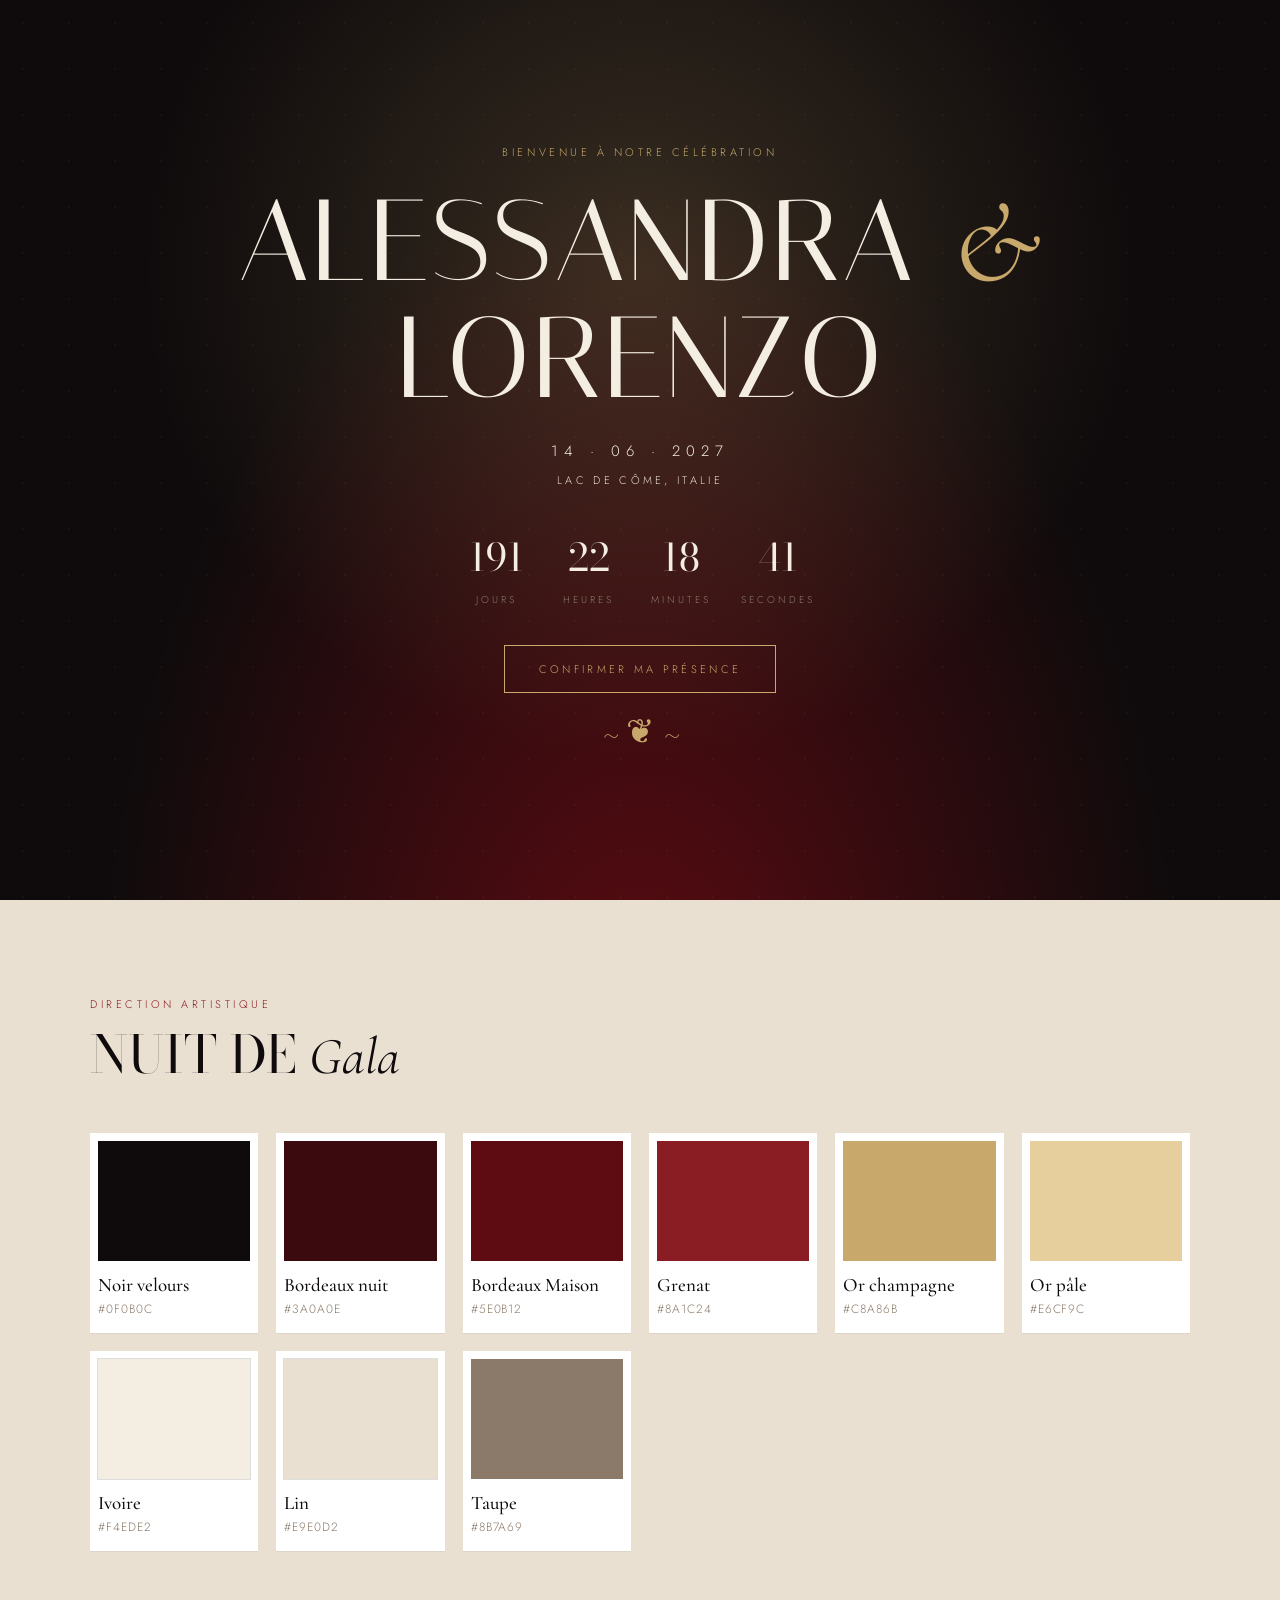
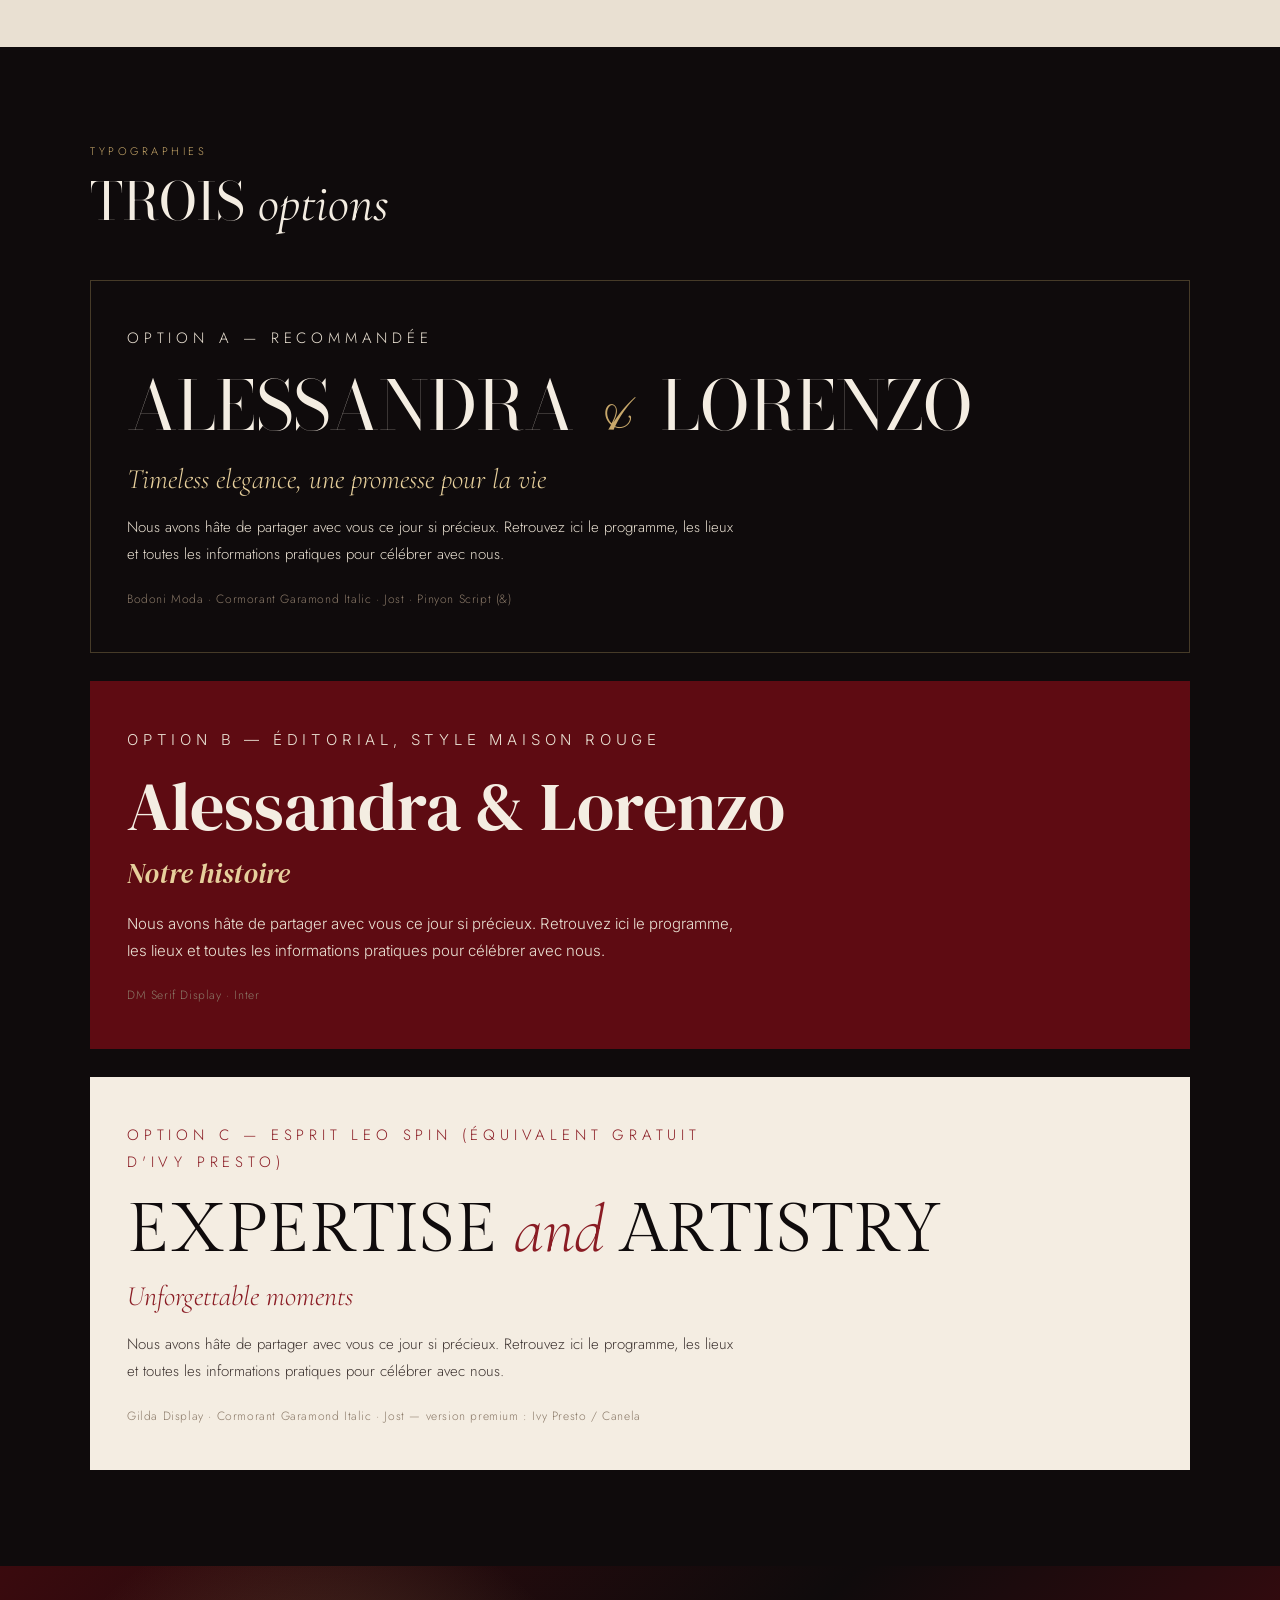
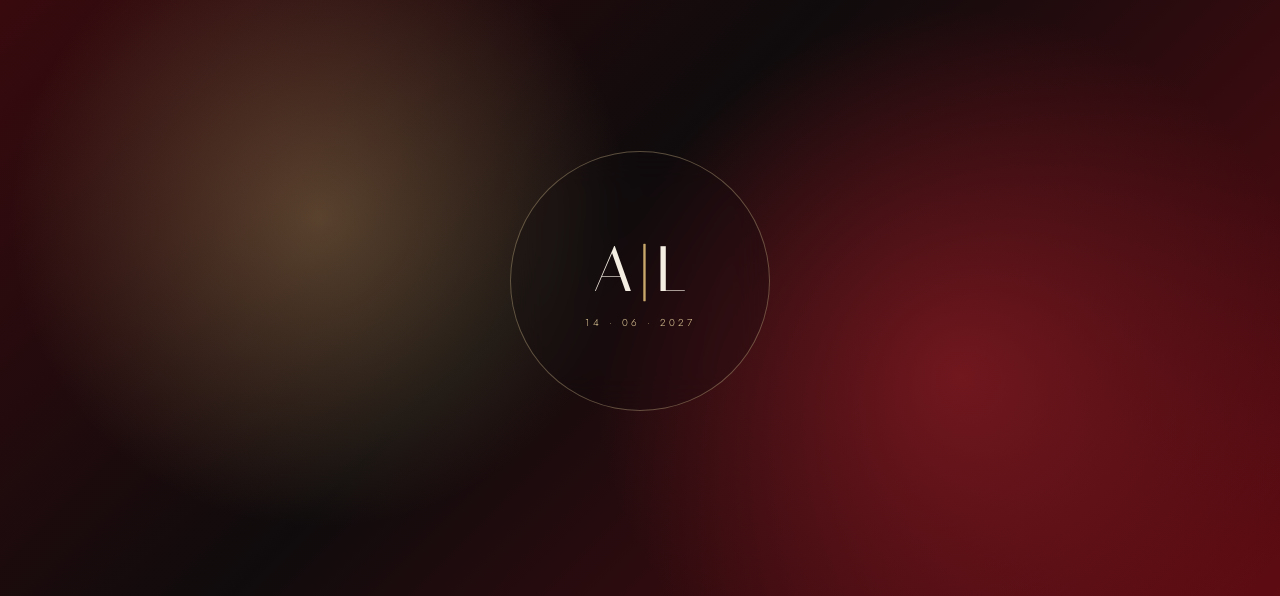
<file: apercu.html>
<!doctype html>
<html lang="fr">
<head>
<meta charset="utf-8">
<meta name="viewport" content="width=device-width, initial-scale=1">
<title>Aperçu — Nuit de Gala</title>
<link rel="preconnect" href="https://fonts.googleapis.com">
<link rel="preconnect" href="https://fonts.gstatic.com" crossorigin>
<link href="https://fonts.googleapis.com/css2?family=Bodoni+Moda:ital,opsz,wght@0,6..96,400;0,6..96,500;1,6..96,400&family=Italiana&family=Cormorant+Garamond:ital,wght@0,400;1,400;1,500&family=Jost:wght@300;400;500&family=Pinyon+Script&family=DM+Serif+Display:ital@0;1&family=Inter:wght@300;400&family=Gilda+Display&display=swap" rel="stylesheet">
<style>
  :root {
    --noir: #0F0B0C;
    --bordeaux-nuit: #3A0A0E;
    --bordeaux: #5E0B12;
    --grenat: #8A1C24;
    --or: #C8A86B;
    --or-pale: #E6CF9C;
    --ivoire: #F4EDE2;
    --lin: #E9E0D2;
    --taupe: #8B7A69;
  }
  * { box-sizing: border-box; margin: 0; }
  body { background: var(--noir); color: var(--ivoire); font-family: 'Jost', sans-serif; font-weight: 300; }
  .label { font-size: 11px; letter-spacing: .32em; text-transform: uppercase; color: var(--or); }
  section { padding: 96px 24px; }
  .wrap { max-width: 1100px; margin: 0 auto; }

  /* Hero */
  .hero {
    min-height: 100vh; display: grid; place-items: center; text-align: center; position: relative; overflow: hidden;
    background:
      radial-gradient(ellipse at 50% 30%, rgba(200,168,107,.22), transparent 55%),
      radial-gradient(ellipse at 50% 120%, var(--bordeaux) 0%, transparent 60%),
      var(--noir);
  }
  .hero::after { content: ''; position: absolute; inset: 0; background-image: radial-gradient(rgba(230,207,156,.5) 1px, transparent 1px); background-size: 46px 46px; opacity: .08; pointer-events: none; }
  .hero h1 { font-family: 'Italiana', serif; font-weight: 400; font-size: clamp(48px, 9vw, 120px); line-height: 1; letter-spacing: .02em; margin: 24px 0; }
  .hero h1 em { font-family: 'Cormorant Garamond', serif; color: var(--or); font-style: italic; }
  .date { font-size: 15px; letter-spacing: .4em; }
  .place { font-size: 11px; letter-spacing: .3em; margin-top: 10px; color: var(--lin); }
  .countdown { display: flex; gap: 28px; justify-content: center; margin: 40px 0 36px; }
  .countdown div { min-width: 64px; }
  .countdown b { display: block; font-family: 'Bodoni Moda', serif; font-weight: 400; font-size: 38px; color: var(--ivoire); }
  .countdown span { font-size: 10px; letter-spacing: .3em; color: var(--taupe); text-transform: uppercase; }
  .btn { display: inline-block; padding: 15px 34px; border: 1px solid var(--or); color: var(--or); text-decoration: none; font-size: 11px; letter-spacing: .3em; text-transform: uppercase; transition: .4s; }
  .btn:hover { background: var(--or); color: var(--noir); }
  .ornament { font-family: 'Pinyon Script', cursive; color: var(--or); font-size: 34px; margin-top: 18px; }

  /* Palette */
  .light { background: var(--lin); color: var(--noir); }
  .light .label { color: var(--grenat); }
  h2 { font-family: 'Bodoni Moda', serif; font-weight: 400; font-size: clamp(30px, 5vw, 52px); text-transform: uppercase; margin: 14px 0 48px; line-height: 1.1; }
  h2 em { font-family: 'Cormorant Garamond', serif; text-transform: none; font-style: italic; }
  .swatches { display: grid; grid-template-columns: repeat(auto-fill, minmax(150px, 1fr)); gap: 18px; }
  .sw { background: #fff; padding: 8px 8px 14px; box-shadow: 0 1px 0 rgba(0,0,0,.05); }
  .sw i { display: block; height: 120px; margin-bottom: 12px; }
  .sw strong { display: block; font-family: 'Cormorant Garamond', serif; font-size: 19px; font-weight: 500; }
  .sw small { font-size: 12px; color: var(--taupe); letter-spacing: .08em; }

  /* Typo */
  .typo { display: grid; gap: 28px; }
  .card { border: 1px solid rgba(200,168,107,.3); padding: 44px 36px; }
  .card .names { font-size: clamp(38px, 6vw, 68px); line-height: 1.05; margin: 18px 0 12px; }
  .card .accent { font-size: 28px; margin-bottom: 18px; }
  .card p { font-size: 15px; line-height: 1.8; max-width: 620px; color: var(--lin); }
  .card .meta { font-size: 12px; color: var(--taupe); margin-top: 22px; letter-spacing: .05em; }
  .a .names { font-family: 'Bodoni Moda', serif; text-transform: uppercase; }
  .a .names span { font-family: 'Pinyon Script', cursive; text-transform: none; color: var(--or); }
  .a .accent { font-family: 'Cormorant Garamond', serif; font-style: italic; color: var(--or-pale); }
  .a p { font-family: 'Jost', sans-serif; }
  .b { background: var(--bordeaux); border-color: transparent; }
  .b .names { font-family: 'DM Serif Display', serif; }
  .b .accent { font-family: 'DM Serif Display', serif; font-style: italic; color: var(--or-pale); }
  .b p { font-family: 'Inter', sans-serif; }
  .c { background: var(--ivoire); color: var(--noir); border-color: transparent; }
  .c .names { font-family: 'Gilda Display', serif; text-transform: uppercase; }
  .c .names em { font-family: 'Cormorant Garamond', serif; text-transform: none; color: var(--grenat); }
  .c .accent { font-family: 'Cormorant Garamond', serif; font-style: italic; color: var(--grenat); }
  .c p { color: #3d3330; font-family: 'Jost', sans-serif; }

  /* Footer */
  footer { position: relative; height: 70vh; min-height: 420px; display: grid; place-items: center; overflow: hidden;
    background: linear-gradient(135deg, var(--bordeaux-nuit), var(--noir) 45%, var(--bordeaux) 100%); }
  footer::before { content: ''; position: absolute; inset: 0;
    background: radial-gradient(circle at 25% 40%, rgba(200,168,107,.35), transparent 30%), radial-gradient(circle at 75% 65%, rgba(138,28,36,.7), transparent 35%); }
  .glass { position: relative; width: 260px; height: 260px; border-radius: 50%; display: grid; place-items: center; text-align: center;
    background: rgba(15,11,12,.25); backdrop-filter: blur(18px); -webkit-backdrop-filter: blur(18px); border: 1px solid rgba(230,207,156,.35); }
  .mono { font-family: 'Italiana', serif; font-size: 64px; color: var(--ivoire); }
  .mono span { color: var(--or); font-family: 'Cormorant Garamond', serif; font-weight: 300; margin: 0 6px; }
  .glass small { display: block; font-size: 10px; letter-spacing: .35em; color: var(--or-pale); margin-top: 6px; }

  @media (max-width: 600px) {
    section { padding: 72px 16px; }
    .countdown { gap: 14px; }
    .countdown b { font-size: 28px; }
    .card { padding: 32px 22px; }
  }
</style>
</head>
<body>

<section class="hero">
  <div>
    <p class="label">Bienvenue à notre célébration</p>
    <h1>ALESSANDRA <em>&amp;</em><br>LORENZO</h1>
    <p class="date">14 · 06 · 2027</p>
    <p class="place">LAC DE CÔME, ITALIE</p>
    <div class="countdown" id="cd">
      <div><b data-k="j">0</b><span>Jours</span></div>
      <div><b data-k="h">0</b><span>Heures</span></div>
      <div><b data-k="m">0</b><span>Minutes</span></div>
      <div><b data-k="s">0</b><span>Secondes</span></div>
    </div>
    <a class="btn" href="#palette">Confirmer ma présence</a>
    <div class="ornament">~ ❦ ~</div>
  </div>
</section>

<section class="light" id="palette">
  <div class="wrap">
    <p class="label">Direction artistique</p>
    <h2>Nuit de <em>Gala</em></h2>
    <div class="swatches">
      <div class="sw"><i style="background:#0F0B0C"></i><strong>Noir velours</strong><small>#0F0B0C</small></div>
      <div class="sw"><i style="background:#3A0A0E"></i><strong>Bordeaux nuit</strong><small>#3A0A0E</small></div>
      <div class="sw"><i style="background:#5E0B12"></i><strong>Bordeaux Maison</strong><small>#5E0B12</small></div>
      <div class="sw"><i style="background:#8A1C24"></i><strong>Grenat</strong><small>#8A1C24</small></div>
      <div class="sw"><i style="background:#C8A86B"></i><strong>Or champagne</strong><small>#C8A86B</small></div>
      <div class="sw"><i style="background:#E6CF9C"></i><strong>Or pâle</strong><small>#E6CF9C</small></div>
      <div class="sw"><i style="background:#F4EDE2;outline:1px solid #ddd"></i><strong>Ivoire</strong><small>#F4EDE2</small></div>
      <div class="sw"><i style="background:#E9E0D2;outline:1px solid #ddd"></i><strong>Lin</strong><small>#E9E0D2</small></div>
      <div class="sw"><i style="background:#8B7A69"></i><strong>Taupe</strong><small>#8B7A69</small></div>
    </div>
  </div>
</section>

<section>
  <div class="wrap">
    <p class="label">Typographies</p>
    <h2>Trois <em>options</em></h2>
    <div class="typo">
      <div class="card a">
        <p class="label">Option A — recommandée</p>
        <div class="names">Alessandra <span>&amp;</span> Lorenzo</div>
        <div class="accent">Timeless elegance, une promesse pour la vie</div>
        <p>Nous avons hâte de partager avec vous ce jour si précieux. Retrouvez ici le programme, les lieux et toutes les informations pratiques pour célébrer avec nous.</p>
        <div class="meta">Bodoni Moda · Cormorant Garamond Italic · Jost · Pinyon Script (&amp;)</div>
      </div>
      <div class="card b">
        <p class="label">Option B — éditorial, style Maison Rouge</p>
        <div class="names">Alessandra &amp; Lorenzo</div>
        <div class="accent">Notre histoire</div>
        <p>Nous avons hâte de partager avec vous ce jour si précieux. Retrouvez ici le programme, les lieux et toutes les informations pratiques pour célébrer avec nous.</p>
        <div class="meta">DM Serif Display · Inter</div>
      </div>
      <div class="card c">
        <p class="label" style="color:var(--grenat)">Option C — esprit Leo Spin (équivalent gratuit d'Ivy Presto)</p>
        <div class="names">Expertise <em>and</em> Artistry</div>
        <div class="accent">Unforgettable moments</div>
        <p>Nous avons hâte de partager avec vous ce jour si précieux. Retrouvez ici le programme, les lieux et toutes les informations pratiques pour célébrer avec nous.</p>
        <div class="meta">Gilda Display · Cormorant Garamond Italic · Jost — version premium : Ivy Presto / Canela</div>
      </div>
    </div>
  </div>
</section>

<footer>
  <div class="glass">
    <div>
      <div class="mono">A<span>|</span>L</div>
      <small>14 · 06 · 2027</small>
    </div>
  </div>
</footer>

<script>
  // Démo : date + heure facultative, comme dans le futur back-office
  const target = new Date('2027-06-14T16:00:00');
  const els = {};
  document.querySelectorAll('#cd b').forEach(b => els[b.dataset.k] = b);
  function tick() {
    let d = Math.max(0, target - Date.now()) / 1000;
    els.j.textContent = Math.floor(d / 86400);
    els.h.textContent = String(Math.floor(d % 86400 / 3600)).padStart(2, '0');
    els.m.textContent = String(Math.floor(d % 3600 / 60)).padStart(2, '0');
    els.s.textContent = String(Math.floor(d % 60)).padStart(2, '0');
  }
  tick(); setInterval(tick, 1000);
</script>
</body>
</html>
</file>
